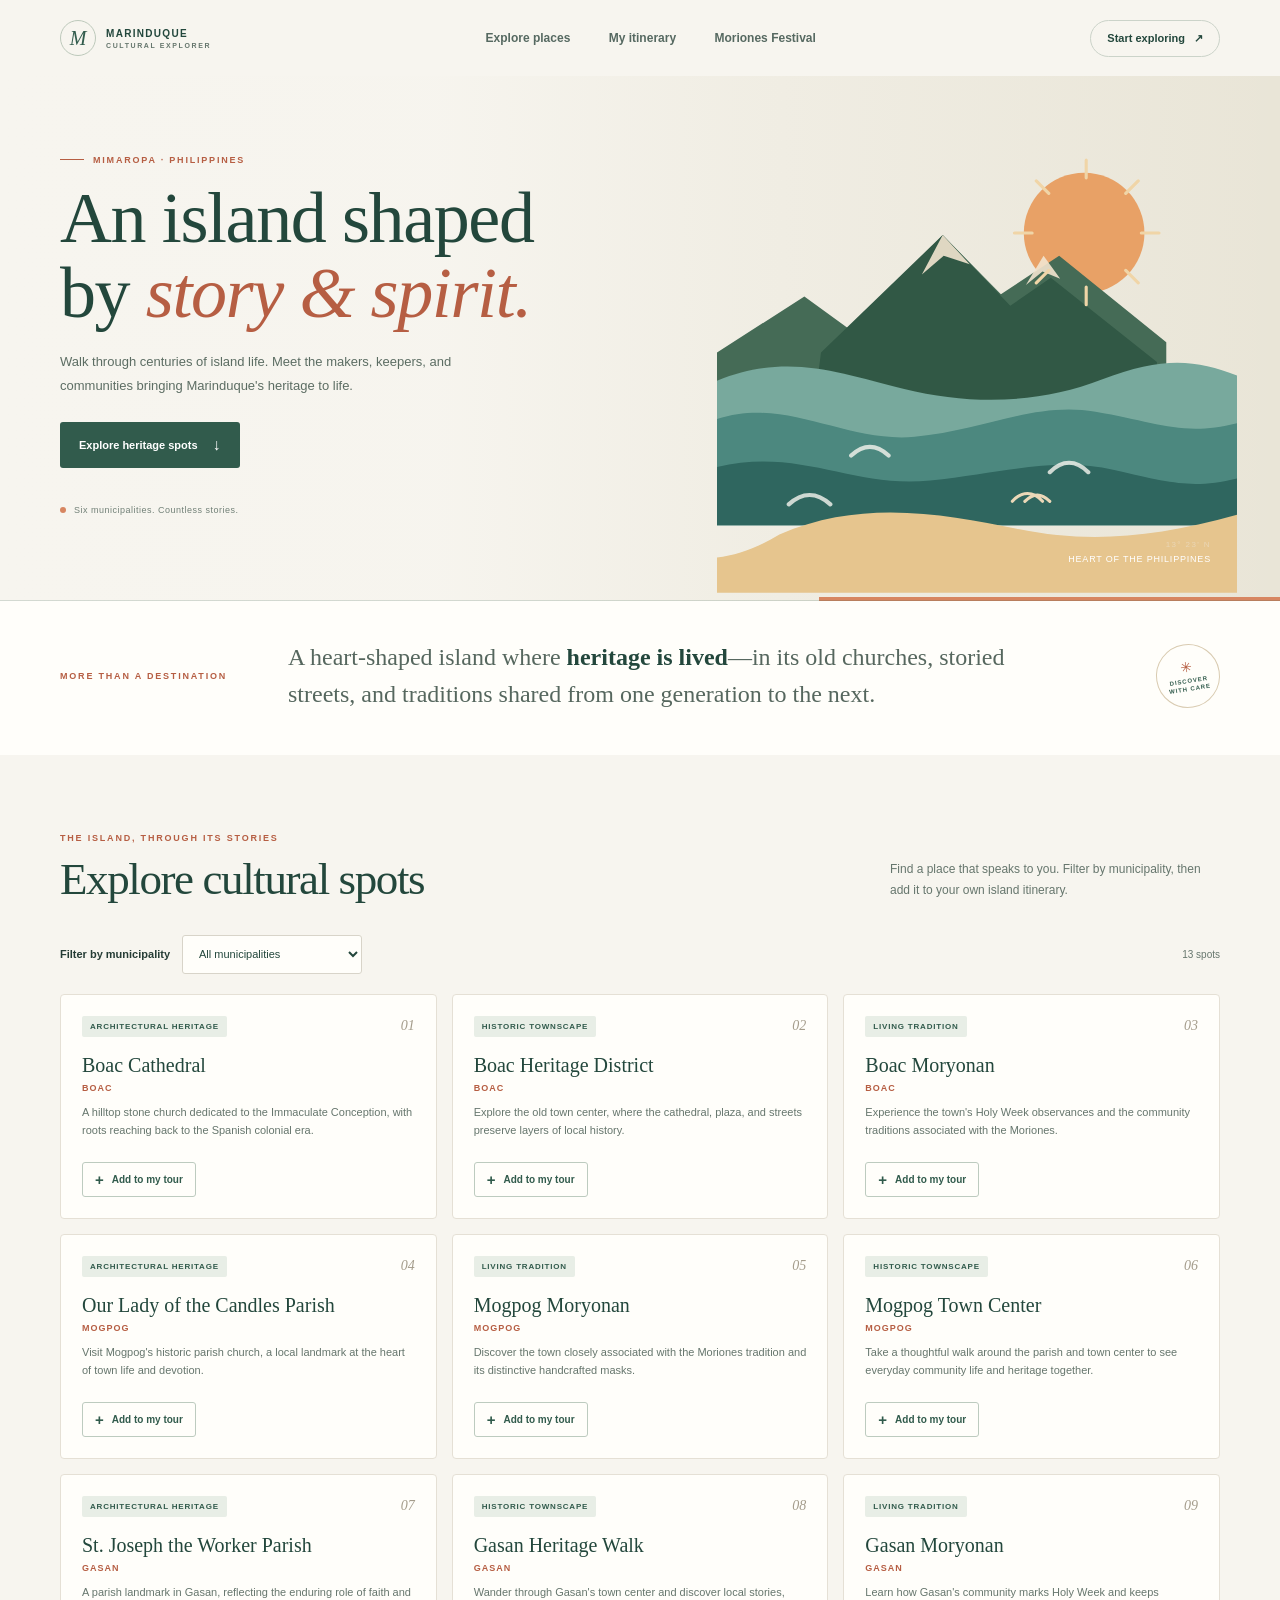
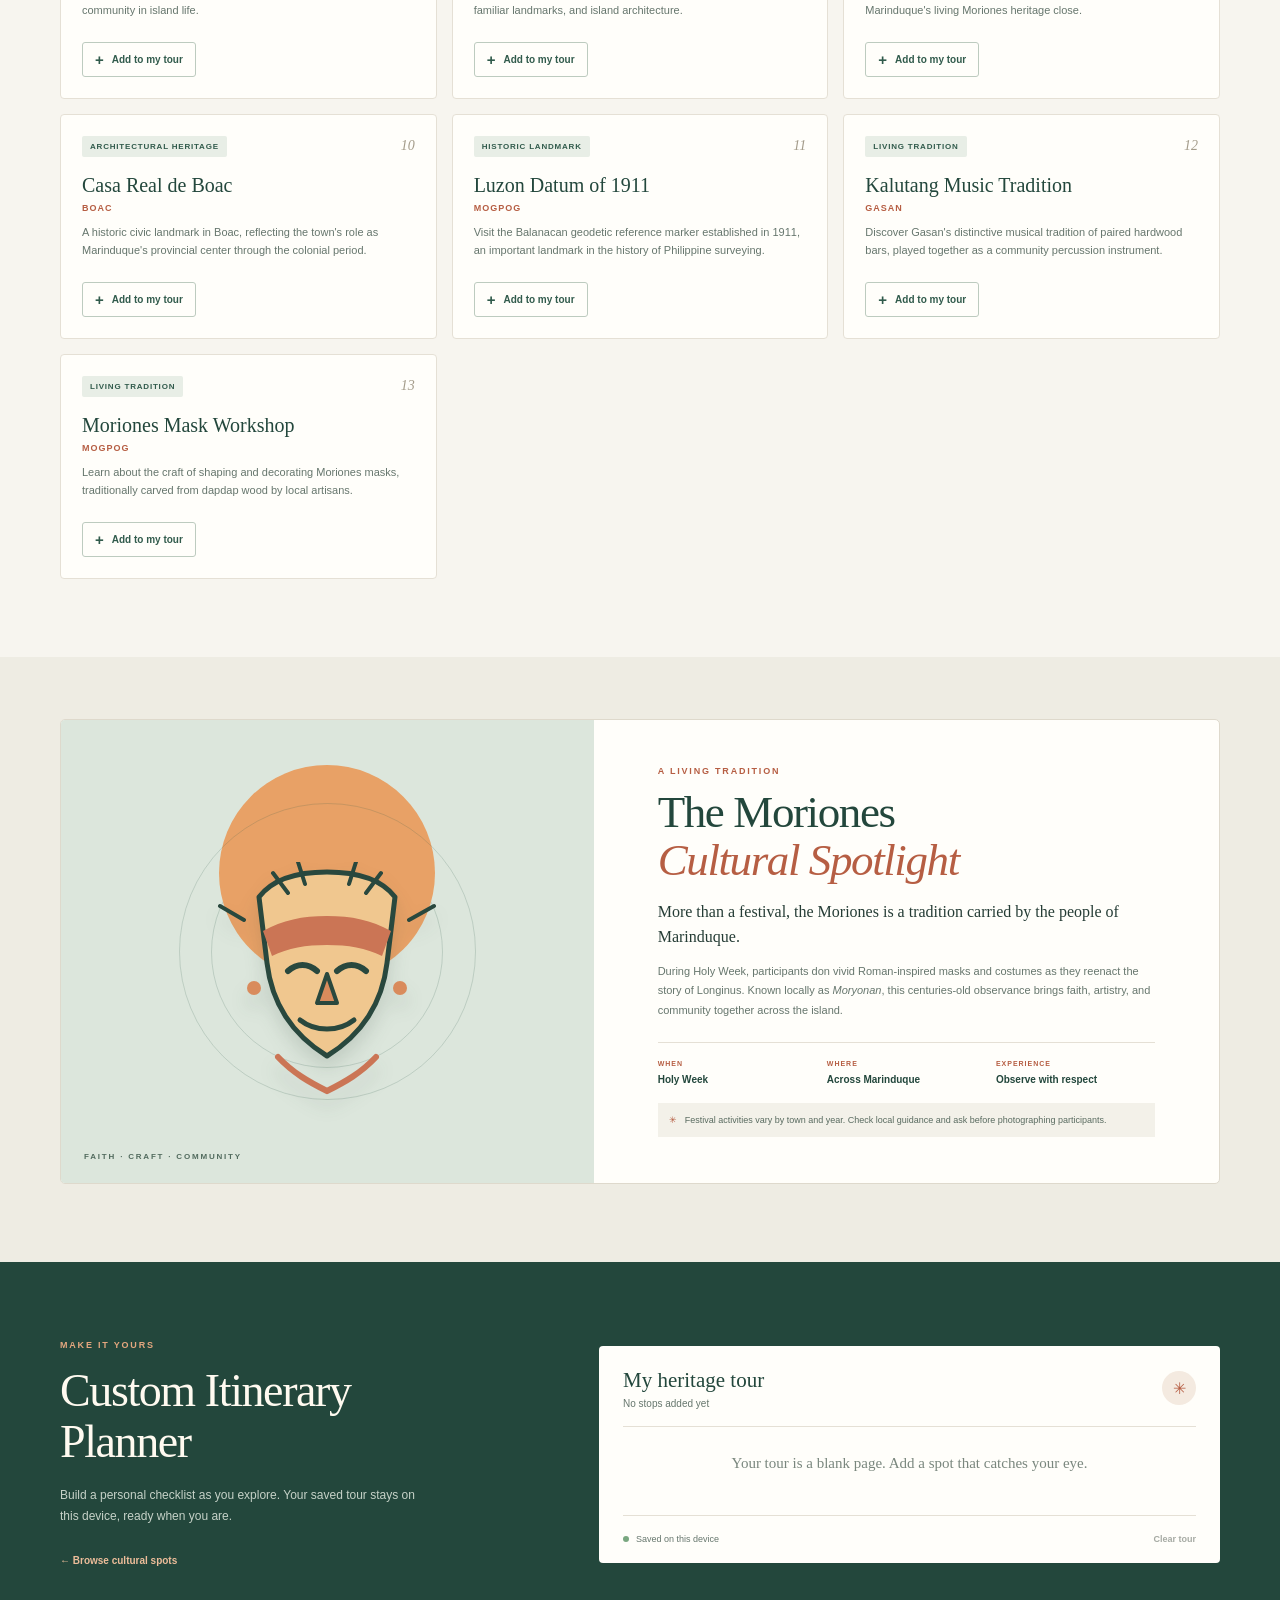
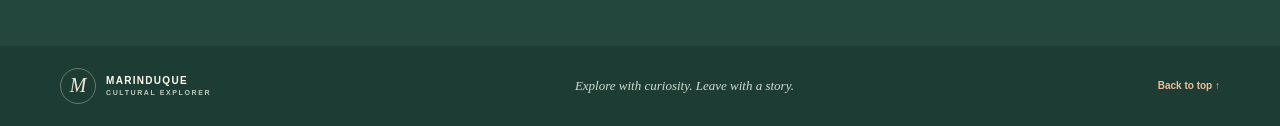
<file: index.html>
<!doctype html>
<html lang="en">
<head>
  <meta charset="utf-8">
  <meta name="viewport" content="width=device-width, initial-scale=1">
  <meta name="theme-color" content="#f7f5ef">
  <meta name="description" content="Explore Marinduque's cultural landmarks and living traditions, and build a personal heritage itinerary.">
  <title>Marinduque Cultural &amp; Heritage Explorer</title>
  <link rel="stylesheet" href="styles.css">
  <script src="app.js" defer></script>
</head>
<body>
  <a class="skip-link" href="#main">Skip to content</a>
  <header class="site-header">
    <div class="container header-inner">
      <a class="brand" href="#home" aria-label="Marinduque Explorer home">
        <span class="brand-emblem" aria-hidden="true">M</span>
        <span class="brand-copy">MARINDUQUE <small>CULTURAL EXPLORER</small></span>
      </a>
      <button class="nav-toggle" type="button" aria-expanded="false" aria-controls="primary-navigation">
        <span class="nav-toggle-label">Menu</span>
        <span class="nav-toggle-icon" aria-hidden="true"><i></i><i></i></span>
      </button>
      <nav class="primary-nav" id="primary-navigation" aria-label="Main navigation">
        <a href="#directory">Explore places</a>
        <a href="#itinerary">My itinerary</a>
        <a href="#spotlight">Moriones Festival</a>
      </nav>
      <a class="header-action" href="#directory">Start exploring <span aria-hidden="true">↗</span></a>
    </div>
  </header>

  <main id="main">
    <section class="hero" id="home" aria-labelledby="hero-title">
      <div class="hero-texture" aria-hidden="true"></div>
      <div class="container hero-inner">
        <div class="hero-copy">
          <p class="eyebrow"><span class="eyebrow-line" aria-hidden="true"></span> MIMAROPA · PHILIPPINES</p>
          <h1 id="hero-title">An island shaped<br>by <em>story &amp; spirit.</em></h1>
          <p class="hero-intro">Walk through centuries of island life. Meet the makers, keepers, and communities bringing Marinduque's heritage to life.</p>
          <a class="button button-primary" href="#directory">Explore heritage spots <span aria-hidden="true">↓</span></a>
          <div class="hero-note"><span class="note-dot" aria-hidden="true"></span> Six municipalities. Countless stories.</div>
        </div>
        <div class="hero-art" aria-label="Decorative illustration of Marinduque's mountains, sea and festival sun">
          <svg viewBox="0 0 500 470" role="img" aria-labelledby="island-art-title">
            <title id="island-art-title">Stylized island landscape with sun, mountains, and ocean</title>
            <circle cx="353" cy="124" r="58" fill="#E8A166"/>
            <path d="M0 239 84 185l48 35 85-94 56 57 56-37 103 83v159H0Z" fill="#456B56"/>
            <path d="m100 239 117-113 65 68 39-27 102 81v140H81Z" fill="#315845"/>
            <path d="m217 126 26 28-25-8-21 18ZM314 146l16 22-17-7-16 13Z" fill="#F2E5D0" opacity=".9"/>
            <path d="M0 266c68-27 115-8 180 8s131 14 190-9 91-19 130-4v144H0Z" fill="#78A99D"/>
            <path d="M0 303c66-22 123 23 190 17s115-34 174-24 84 24 136 11v98H0Z" fill="#4C887F"/>
            <path d="M0 349c80-19 132 21 205 13s121-23 177-10 76 18 118 8v45H0Z" fill="#2F665F"/>
            <path d="M60 414c81-35 160-19 231-5 64 13 127 9 209-14v75H0v-34c20-2 40-10 60-22Z" fill="#E6C58E"/>
            <path d="M69 385c13-12 27-12 40 0m211-31c12-12 25-12 37 0M129 338c12-11 24-11 36 0" fill="none" stroke="#F7F5EF" stroke-width="4" stroke-linecap="round" opacity=".8"/>
            <path d="M355 71v-17m0 139v-17m53-52h17m-139 0h17m90-38 12-12m-98 98 12-12m74 0 12 12m-98-98 12 12" stroke="#F0D5A7" stroke-width="3" stroke-linecap="round"/>
            <path d="M284 382c9-10 20-10 29 0m-17 0c8-8 16-8 24 0" fill="none" stroke="#EBD8B8" stroke-width="3" stroke-linecap="round"/>
          </svg>
          <span class="art-caption"><span>13° 23' N</span> Heart of the Philippines</span>
        </div>
      </div>
      <div class="hero-bottom-rule" aria-hidden="true"></div>
    </section>

    <section class="intro-strip" aria-label="About Marinduque">
      <div class="container intro-grid">
        <p class="section-kicker">MORE THAN A DESTINATION</p>
        <p class="intro-statement">A heart-shaped island where <strong>heritage is lived</strong>—in its old churches, storied streets, and traditions shared from one generation to the next.</p>
        <div class="intro-stamp" aria-label="Discover, respect, remember">
          <span aria-hidden="true">✳</span><small>DISCOVER<br>WITH CARE</small>
        </div>
      </div>
    </section>

    <section class="directory section-pad" id="directory" aria-labelledby="directory-title">
      <div class="container">
        <div class="section-heading">
          <div>
            <p class="section-kicker">THE ISLAND, THROUGH ITS STORIES</p>
            <h2 id="directory-title">Explore cultural spots</h2>
          </div>
          <p class="section-description">Find a place that speaks to you. Filter by municipality, then add it to your own island itinerary.</p>
        </div>
        <div class="directory-controls">
          <label class="filter-label" for="municipality-filter">Filter by municipality</label>
          <select id="municipality-filter" name="municipality">
            <option value="all">All municipalities</option>
            <option value="Boac">Boac</option>
            <option value="Mogpog">Mogpog</option>
            <option value="Gasan">Gasan</option>
          </select>
          <p class="results-count" id="results-count" aria-live="polite" aria-atomic="true"></p>
        </div>
        <div class="spot-grid" id="spot-grid" aria-live="polite" aria-busy="false"></div>
        <noscript><p class="noscript-note">Enable JavaScript to filter places and build your itinerary.</p></noscript>
      </div>
    </section>

    <section class="spotlight section-pad" id="spotlight" aria-labelledby="spotlight-title">
      <div class="container spotlight-card">
        <div class="spotlight-art" aria-hidden="true">
          <div class="festival-sun"></div>
          <div class="mask-illustration">
            <svg viewBox="0 0 230 245">
              <path d="M47 35c13-17 36-25 68-25s55 8 68 25l-8 66c-5 42-26 72-60 93-34-21-55-51-60-93Z" fill="#F0C78F" stroke="#29483E" stroke-width="5" stroke-linejoin="round"/>
              <path d="M51 69c20-11 39-15 64-15s44 4 64 15l-9 25c-16-8-34-11-55-11s-39 3-55 11Z" fill="#CB7555"/>
              <path d="M76 109c9-8 20-8 29 0m20 0c9-8 20-8 29 0" fill="none" stroke="#29483E" stroke-width="6" stroke-linecap="round"/>
              <path d="m115 112-10 29h20Z" fill="#D98B5C" stroke="#29483E" stroke-width="4" stroke-linejoin="round"/>
              <path d="M88 158c15 12 39 12 54 0" fill="none" stroke="#29483E" stroke-width="5" stroke-linecap="round"/>
              <path d="M76 31 61 11m32 11L86 0m68 31 15-20m-32 11 7-22M32 58 8 44m189 14 25-14" fill="none" stroke="#29483E" stroke-width="4" stroke-linecap="round"/>
              <circle cx="42" cy="126" r="7" fill="#D98B5C"/><circle cx="188" cy="126" r="7" fill="#D98B5C"/>
              <path d="M66 195c15 16 31 25 49 34 18-9 34-18 49-34" fill="none" stroke="#CB7555" stroke-width="6" stroke-linecap="round"/>
            </svg>
          </div>
          <span class="art-side-note">FAITH · CRAFT · COMMUNITY</span>
        </div>
        <div class="spotlight-copy">
          <p class="section-kicker">A LIVING TRADITION</p>
          <h2 id="spotlight-title">The Moriones<br><em>Cultural Spotlight</em></h2>
          <p class="spotlight-lead">More than a festival, the Moriones is a tradition carried by the people of Marinduque.</p>
          <p>During Holy Week, participants don vivid Roman-inspired masks and costumes as they reenact the story of Longinus. Known locally as <em>Moryonan</em>, this centuries-old observance brings faith, artistry, and community together across the island.</p>
          <div class="spotlight-facts">
            <div><span class="fact-label">WHEN</span><strong>Holy Week</strong></div>
            <div><span class="fact-label">WHERE</span><strong>Across Marinduque</strong></div>
            <div><span class="fact-label">EXPERIENCE</span><strong>Observe with respect</strong></div>
          </div>
          <p class="respect-note"><span aria-hidden="true">✳</span> Festival activities vary by town and year. Check local guidance and ask before photographing participants.</p>
        </div>
      </div>
    </section>

    <section class="itinerary section-pad" id="itinerary" aria-labelledby="itinerary-title">
      <div class="container itinerary-layout">
        <div class="itinerary-intro">
          <p class="section-kicker">MAKE IT YOURS</p>
          <h2 id="itinerary-title">Custom Itinerary Planner</h2>
          <p>Build a personal checklist as you explore. Your saved tour stays on this device, ready when you are.</p>
          <a class="itinerary-back-link" href="#directory">← Browse cultural spots</a>
        </div>
        <div class="itinerary-panel">
          <div class="itinerary-panel-head">
            <div>
              <h3>My heritage tour</h3>
              <p id="itinerary-summary">No stops added yet</p>
            </div>
            <span class="list-icon" aria-hidden="true">✳</span>
          </div>
          <ul class="itinerary-list" id="itinerary-list" aria-label="Saved heritage tour"></ul>
          <p class="empty-state" id="empty-state">Your tour is a blank page. Add a spot that catches your eye.</p>
          <p class="save-status" id="save-status" role="status" aria-live="polite"></p>
          <div class="itinerary-panel-foot">
            <span><span class="save-dot" aria-hidden="true"></span> Saved on this device</span>
            <button class="clear-button" id="clear-itinerary" type="button" disabled>Clear tour</button>
          </div>
        </div>
      </div>
    </section>
  </main>

  <footer class="site-footer">
    <div class="container footer-inner">
      <a class="brand footer-brand" href="#home">
        <span class="brand-emblem" aria-hidden="true">M</span>
        <span class="brand-copy">MARINDUQUE <small>CULTURAL EXPLORER</small></span>
      </a>
      <p>Explore with curiosity. Leave with a story.</p>
      <a href="#home" class="back-top">Back to top ↑</a>
    </div>
  </footer>
</body>
</html>
</file>
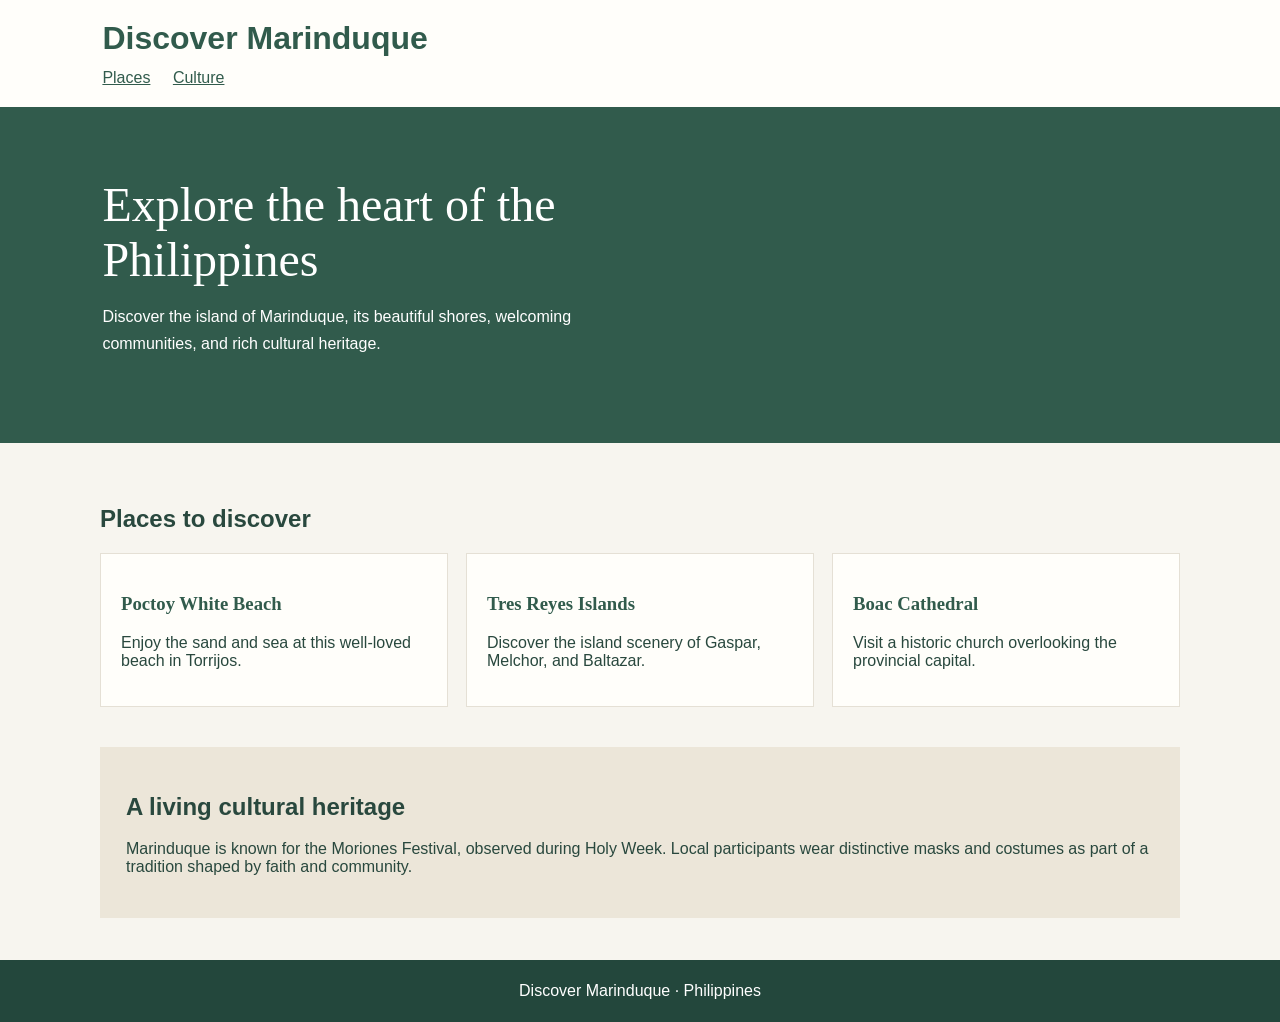
<file: task2-zero-shot.html>
<!doctype html>
<!--
  Reconstructed archive for the Task 2 zero-shot result.
  The original generated file was not saved before the prototype was replaced;
  this is a representative recreation, not a byte-for-byte historical copy.
-->
<html lang="en">
<head>
  <meta charset="utf-8">
  <meta name="viewport" content="width=device-width, initial-scale=1">
  <title>Discover Marinduque</title>
  <style>
    body { margin: 0; color: #29483e; background: #f7f5ef; font: 16px Arial, sans-serif; }
    header { padding: 20px 8%; background: #fffefa; }
    header h1 { margin: 0; color: #315b4c; }
    nav { margin-top: 12px; }
    nav a { margin-right: 18px; color: #315b4c; }
    .hero { padding: 70px 8%; color: white; background: #315b4c; }
    .hero h2 { max-width: 620px; margin: 0 0 14px; font: 48px Georgia, serif; }
    .hero p { max-width: 560px; line-height: 1.7; }
    main { max-width: 1080px; margin: 0 auto; padding: 42px 24px; }
    .places { display: grid; grid-template-columns: repeat(3, 1fr); gap: 18px; }
    article { padding: 20px; border: 1px solid #e5e0d5; background: #fffefa; }
    article h3 { color: #315b4c; font-family: Georgia, serif; }
    .heritage { margin-top: 40px; padding: 26px; background: #ece6d9; }
    footer { padding: 22px; color: white; background: #23473c; text-align: center; }
    @media (max-width: 640px) {
      .places { grid-template-columns: 1fr; }
      .hero h2 { font-size: 38px; }
    }
  </style>
</head>
<body>
  <header>
    <h1>Discover Marinduque</h1>
    <nav aria-label="Main navigation">
      <a href="#places">Places</a>
      <a href="#heritage">Culture</a>
    </nav>
  </header>
  <section class="hero">
    <h2>Explore the heart of the Philippines</h2>
    <p>Discover the island of Marinduque, its beautiful shores, welcoming communities, and rich cultural heritage.</p>
  </section>
  <main>
    <section id="places" aria-labelledby="places-title">
      <h2 id="places-title">Places to discover</h2>
      <div class="places">
        <article>
          <h3>Poctoy White Beach</h3>
          <p>Enjoy the sand and sea at this well-loved beach in Torrijos.</p>
        </article>
        <article>
          <h3>Tres Reyes Islands</h3>
          <p>Discover the island scenery of Gaspar, Melchor, and Baltazar.</p>
        </article>
        <article>
          <h3>Boac Cathedral</h3>
          <p>Visit a historic church overlooking the provincial capital.</p>
        </article>
      </div>
    </section>
    <section class="heritage" id="heritage" aria-labelledby="heritage-title">
      <h2 id="heritage-title">A living cultural heritage</h2>
      <p>Marinduque is known for the Moriones Festival, observed during Holy Week. Local participants wear distinctive masks and costumes as part of a tradition shaped by faith and community.</p>
    </section>
  </main>
  <footer>Discover Marinduque · Philippines</footer>
</body>
</html>
</file>
<file: styles.css>
:root {
  color-scheme: light;
  --ink: #253c35;
  --green: #315b4c;
  --green-dark: #23473c;
  --green-soft: #e8eee6;
  --rust: #b65e43;
  --clay: #d78661;
  --cream: #f7f5ef;
  --paper: #fffefa;
  --sand: #ece6d9;
  --muted: #66766d;
  --line: #e5e0d5;
  --serif: Georgia, "Times New Roman", serif;
  --sans: "Aptos", "Segoe UI", sans-serif;
}

* { box-sizing: border-box; }
html { scroll-behavior: smooth; scroll-padding-top: 24px; }
body { margin: 0; color: var(--ink); background: var(--cream); font-family: var(--sans); -webkit-font-smoothing: antialiased; }
a { color: inherit; text-decoration: none; }
button, select { font: inherit; }
button:focus-visible, a:focus-visible, select:focus-visible { outline: 3px solid #df986e; outline-offset: 4px; }
.container { width: min(1160px, calc(100% - 64px)); margin-inline: auto; }
.skip-link { position: fixed; z-index: 20; top: 12px; left: 12px; padding: 12px 16px; transform: translateY(-160%); border-radius: 4px; color: #fff; background: var(--green-dark); }
.skip-link:focus { transform: translateY(0); }

.site-header { position: relative; z-index: 2; height: 76px; background: var(--cream); }
.header-inner { height: 100%; display: flex; align-items: center; justify-content: space-between; gap: 24px; }
.brand { display: inline-flex; align-items: center; gap: 10px; flex: 0 0 auto; }
.brand-emblem { width: 36px; height: 36px; display: grid; place-items: center; border: 1px solid #bdc9bb; border-radius: 50%; color: var(--green); font-family: var(--serif); font-size: 20px; font-style: italic; }
.brand-copy { display: grid; gap: 3px; color: var(--green-dark); font-size: 10px; font-weight: 800; letter-spacing: 1.3px; }
.brand-copy small { color: var(--muted); font-size: 7px; font-weight: 700; letter-spacing: 1.6px; }
.primary-nav { display: flex; align-items: center; gap: clamp(18px, 3vw, 39px); color: #566961; font-size: 12px; font-weight: 600; }
.primary-nav a, .header-action, .back-top { transition: color .18s ease; }
.primary-nav a:hover, .back-top:hover { color: var(--rust); }
.nav-toggle { display: none; }
.header-action { padding: 11px 16px; border: 1px solid #cbd3c9; border-radius: 999px; color: var(--green-dark); font-size: 11px; font-weight: 700; }
.header-action:hover { border-color: var(--green); color: var(--rust); }
.header-action span { margin-left: 6px; }

.hero { min-height: 525px; position: relative; overflow: hidden; background: #e9e5d7; }
.hero::before { position: absolute; inset: 0; content: ""; background: linear-gradient(90deg, #f7f5ef 0%, rgba(247,245,239,.97) 34%, rgba(247,245,239,.54) 58%, rgba(247,245,239,0) 100%); }
.hero::after { position: absolute; right: 0; bottom: 0; left: 0; height: 1px; content: ""; background: rgba(49,91,76,.18); }
.hero-texture { position: absolute; inset: 0; opacity: .29; background-image: radial-gradient(#a6977e .55px, transparent .6px); background-size: 8px 8px; pointer-events: none; }
.hero-inner { min-height: 525px; position: relative; display: grid; grid-template-columns: 1.04fr .96fr; align-items: center; }
.hero-copy { position: relative; z-index: 1; padding: 56px 0 63px; }
.eyebrow, .section-kicker { margin: 0 0 16px; color: var(--rust); font-size: 9px; font-weight: 800; letter-spacing: 1.8px; }
.eyebrow { display: flex; align-items: center; gap: 9px; }
.eyebrow-line { width: 24px; height: 1px; background: var(--rust); }
.hero h1, h2 { font-family: var(--serif); font-weight: 400; letter-spacing: -1.4px; }
.hero h1 { margin: 0; color: var(--green-dark); font-size: clamp(48px, 6vw, 72px); line-height: 1.04; }
.hero h1 em, .spotlight h2 em { color: var(--rust); font-weight: 400; }
.hero-intro { max-width: 420px; margin: 20px 0 25px; color: #5c6d63; font-size: 13px; line-height: 1.8; }
.button { display: inline-flex; align-items: center; justify-content: center; gap: 15px; min-height: 46px; padding: 0 19px; border: 0; border-radius: 3px; font-size: 11px; font-weight: 700; }
.button-primary { color: #fff; background: var(--green); transition: background .2s ease, transform .2s ease; }
.button-primary:hover { transform: translateY(-2px); background: var(--green-dark); }
.button-primary span { font-size: 16px; }
.hero-note { display: flex; align-items: center; gap: 8px; margin-top: 37px; color: #718077; font-size: 9px; letter-spacing: .5px; }
.note-dot { width: 6px; height: 6px; border-radius: 50%; background: var(--clay); }
.hero-art { width: min(100%, 520px); justify-self: end; position: relative; margin: 20px -17px 0 0; }
.hero-art svg { display: block; width: 100%; }
.art-caption { position: absolute; right: 26px; bottom: 29px; display: grid; gap: 5px; color: #fff; font-size: 9px; text-align: right; letter-spacing: .8px; text-transform: uppercase; }
.art-caption span { color: #ead6b5; font-size: 8px; letter-spacing: 1.4px; }
.hero-bottom-rule { position: absolute; right: 0; bottom: 0; width: 36%; height: 4px; background: var(--clay); }

.intro-strip { padding: 38px 0 42px; background: var(--paper); }
.intro-grid { display: grid; grid-template-columns: 190px 1fr 64px; align-items: center; gap: 38px; }
.intro-grid .section-kicker { margin: 0; }
.intro-statement { max-width: 720px; margin: 0; color: #56675e; font-family: var(--serif); font-size: clamp(18px, 2vw, 24px); line-height: 1.55; }
.intro-statement strong { color: var(--green-dark); font-weight: 600; }
.intro-stamp { width: 64px; height: 64px; display: grid; align-content: center; justify-items: center; gap: 2px; border: 1px solid #d9cbb1; border-radius: 50%; color: var(--rust); text-align: center; transform: rotate(-9deg); }
.intro-stamp span { font-size: 14px; }
.intro-stamp small { color: var(--green); font-size: 6px; font-weight: 800; letter-spacing: .9px; line-height: 1.4; }

.section-pad { padding-block: 78px; }
.directory { background: var(--cream); }
.section-heading { display: flex; align-items: end; justify-content: space-between; gap: 35px; margin-bottom: 30px; }
.section-heading .section-kicker { margin-bottom: 12px; }
.section-heading h2, .itinerary-intro h2 { margin: 0; color: var(--green-dark); font-size: clamp(34px, 4vw, 45px); line-height: 1.1; }
.section-description { max-width: 330px; margin: 0 0 4px; color: var(--muted); font-size: 12px; line-height: 1.75; }
.directory-controls { display: flex; align-items: center; gap: 12px; margin-bottom: 20px; }
.filter-label { color: var(--ink); font-size: 11px; font-weight: 700; }
#municipality-filter { min-height: 39px; min-width: 180px; padding: 0 34px 0 12px; border: 1px solid #d8d4c9; border-radius: 3px; color: var(--green-dark); background: var(--paper); font-size: 11px; }
.results-count { margin: 0 0 0 auto; color: var(--muted); font-size: 10px; }
.spot-grid { display: grid; grid-template-columns: repeat(3, 1fr); gap: 15px; }
.spot-card { min-height: 225px; display: flex; flex-direction: column; padding: 21px; border: 1px solid var(--line); border-radius: 4px; background: var(--paper); transition: border-color .18s ease, transform .18s ease, box-shadow .18s ease; }
.spot-card:hover { transform: translateY(-3px); border-color: #bdcabb; box-shadow: 0 8px 20px rgba(42,66,52,.06); }
.spot-topline { display: flex; align-items: center; justify-content: space-between; gap: 12px; margin-bottom: 17px; }
.spot-type { padding: 6px 8px; border-radius: 2px; color: var(--green); background: var(--green-soft); font-size: 8px; font-weight: 800; letter-spacing: .8px; text-transform: uppercase; }
.spot-number { color: #a49c8b; font-family: var(--serif); font-size: 14px; font-style: italic; }
.spot-card h3 { margin: 0 0 6px; color: var(--green-dark); font-family: var(--serif); font-size: 20px; font-weight: 500; }
.spot-municipality { margin: 0 0 10px; color: var(--rust); font-size: 9px; font-weight: 800; letter-spacing: 1px; text-transform: uppercase; }
.spot-description { margin: 0 0 18px; color: var(--muted); font-size: 11px; line-height: 1.65; }
.add-button { min-height: 35px; display: inline-flex; align-items: center; justify-content: center; gap: 8px; align-self: flex-start; margin-top: auto; padding: 0 12px; border: 1px solid #bdcbbf; border-radius: 3px; color: var(--green); background: transparent; font-size: 10px; font-weight: 700; cursor: pointer; transition: background .18s ease, color .18s ease; }
.add-button:hover:not(:disabled) { color: white; background: var(--green); }
.add-button:disabled { border-color: #e1e4dc; color: #758279; background: #f3f4ef; cursor: default; }
.add-button .plus { font-size: 15px; line-height: 1; }
.no-results { grid-column: 1 / -1; padding: 30px; border: 1px dashed #cbc6b9; color: var(--muted); font-size: 13px; text-align: center; }
.noscript-note { color: var(--rust); }

.spotlight { padding-top: 62px; padding-bottom: 78px; background: #eeece3; }
.spotlight-card { min-height: 400px; display: grid; grid-template-columns: .92fr 1.08fr; overflow: hidden; border: 1px solid #ded9cc; border-radius: 5px; background: var(--paper); }
.spotlight-art { min-height: 400px; position: relative; display: grid; place-items: center; overflow: hidden; background: #dce6dc; }
.spotlight-art::before, .spotlight-art::after { position: absolute; width: 230px; height: 230px; border: 1px solid rgba(49,91,76,.18); border-radius: 50%; content: ""; }
.spotlight-art::after { width: 295px; height: 295px; }
.festival-sun { width: 216px; height: 216px; position: absolute; top: 45px; left: 50%; border-radius: 50%; background: #e8a166; transform: translateX(-50%); }
.mask-illustration { width: 230px; position: relative; z-index: 1; margin-top: 65px; filter: drop-shadow(0 12px 9px rgba(40,62,50,.14)); }
.mask-illustration svg { display: block; width: 100%; }
.art-side-note { position: absolute; bottom: 22px; left: 23px; color: #526b5e; font-size: 8px; font-weight: 800; letter-spacing: 1.8px; }
.spotlight-copy { align-self: center; padding: 46px clamp(30px, 5vw, 66px); }
.spotlight-copy .section-kicker { margin-bottom: 12px; }
.spotlight h2 { margin: 0 0 15px; color: var(--green-dark); font-size: clamp(34px, 4vw, 45px); line-height: 1.08; }
.spotlight-copy > p:not(.section-kicker) { margin: 0 0 12px; color: var(--muted); font-size: 11px; line-height: 1.8; }
.spotlight-copy .spotlight-lead { color: var(--ink) !important; font-family: var(--serif); font-size: 16px !important; line-height: 1.55 !important; }
.spotlight-facts { display: grid; grid-template-columns: repeat(3, 1fr); gap: 10px; margin-top: 21px; padding-top: 17px; border-top: 1px solid var(--line); }
.spotlight-facts div { display: grid; gap: 7px; }
.fact-label { color: var(--rust); font-size: 7px; font-weight: 800; letter-spacing: 1px; }
.spotlight-facts strong { color: var(--green-dark); font-size: 10px; }
.spotlight-copy .respect-note { display: flex; gap: 8px; margin: 18px 0 0 !important; padding: 10px 11px; color: #596b60 !important; background: #f3f1e9; font-size: 9px !important; line-height: 1.6 !important; }
.respect-note span { flex: 0 0 auto; color: var(--rust); }

.itinerary { background: var(--green-dark); }
.itinerary-layout { display: grid; grid-template-columns: .85fr 1.15fr; align-items: center; gap: 80px; }
.itinerary-intro .section-kicker { color: #e4a77f; }
.itinerary-intro h2 { max-width: 400px; color: #fffaf0; font-size: clamp(34px, 4vw, 46px); }
.itinerary-intro > p:not(.section-kicker) { max-width: 365px; margin: 17px 0 22px; color: #c6d2c8; font-size: 12px; line-height: 1.8; }
.itinerary-back-link { color: #edbd9a; font-size: 10px; font-weight: 700; }
.itinerary-back-link:hover { text-decoration: underline; text-underline-offset: 3px; }
.itinerary-panel { padding: 22px 24px 0; border-radius: 4px; background: var(--paper); }
.itinerary-panel-head { display: flex; align-items: center; justify-content: space-between; padding-bottom: 17px; border-bottom: 1px solid var(--line); }
.itinerary-panel-head h3 { margin: 0 0 5px; color: var(--green-dark); font-family: var(--serif); font-size: 21px; font-weight: 500; }
.itinerary-panel-head p { margin: 0; color: var(--muted); font-size: 10px; }
.list-icon { width: 34px; height: 34px; display: grid; place-items: center; border-radius: 50%; color: var(--rust); background: #f4eae0; }
.itinerary-list { display: grid; gap: 0; max-height: 260px; overflow-y: auto; margin: 0; padding: 0; list-style: none; }
.itinerary-item { min-height: 56px; display: grid; grid-template-columns: 22px 1fr auto; align-items: center; gap: 10px; border-bottom: 1px solid #efede6; }
.itinerary-check { width: 17px; height: 17px; accent-color: var(--green); cursor: pointer; }
.itinerary-item label { color: var(--green-dark); font-size: 11px; cursor: pointer; }
.itinerary-item small { display: block; margin-top: 3px; color: var(--muted); font-size: 9px; }
.itinerary-item.is-visited label > span { color: #819087; text-decoration: line-through; }
.remove-button { min-width: 34px; min-height: 34px; border: 0; border-radius: 3px; color: #876d60; background: transparent; font-size: 18px; cursor: pointer; }
.remove-button:hover { color: #fff; background: var(--rust); }
.empty-state { margin: 0; padding: 28px 12px; color: #7a877e; font-family: var(--serif); font-size: 15px; text-align: center; }
.save-status { min-height: 15px; margin: 0; padding-top: 5px; color: var(--rust); font-size: 9px; }
.itinerary-panel-foot { min-height: 48px; display: flex; align-items: center; justify-content: space-between; border-top: 1px solid var(--line); color: var(--muted); font-size: 9px; }
.itinerary-panel-foot > span { display: inline-flex; align-items: center; gap: 7px; }
.save-dot { width: 6px; height: 6px; border-radius: 50%; background: #79a780; }
.clear-button { padding: 6px 0 6px 10px; border: 0; color: var(--rust); background: transparent; font-size: 9px; font-weight: 700; cursor: pointer; }
.clear-button:disabled { color: #a6aaa3; cursor: default; }

.site-footer { padding: 22px 0; color: #d0dbd1; background: #1d3d34; }
.footer-inner { display: flex; align-items: center; justify-content: space-between; gap: 18px; }
.footer-brand .brand-emblem { border-color: #667c6c; color: #efe4d1; }
.footer-brand .brand-copy { color: #fffaf0; }
.footer-brand .brand-copy small { color: #bac9bd; }
.footer-inner > p { margin: 0; font-family: var(--serif); font-size: 13px; font-style: italic; }
.back-top { color: #edbd9a; font-size: 10px; font-weight: 700; }

@media (min-width: 1400px) { .hero-art { margin-right: 0; } }
@media (max-width: 850px) {
  .container { width: calc(100% - 44px); }
  .header-inner { gap: 14px; }
  .primary-nav { gap: 16px; font-size: 10px; }
  .header-action { padding-inline: 12px; font-size: 10px; }
  .hero-inner { grid-template-columns: 1.02fr .98fr; }
  .hero-art { width: 112%; margin-right: -45px; }
  .intro-grid { grid-template-columns: 150px 1fr 56px; gap: 22px; }
  .intro-stamp { width: 56px; height: 56px; }
  .section-pad { padding-block: 62px; }
  .spotlight-copy { padding-inline: 28px; }
  .itinerary-layout { gap: 38px; }
}
@media (max-width: 620px) {
  html { scroll-padding-top: 12px; }
  .container { width: calc(100% - 36px); }
  .site-header { height: 68px; }
  .brand-emblem { width: 32px; height: 32px; }
  .header-inner { position: relative; }
  .nav-toggle { min-height: 38px; display: inline-flex; align-items: center; gap: 9px; padding: 0 11px; border: 1px solid #cbd3c9; border-radius: 3px; color: var(--green-dark); background: transparent; font-size: 10px; font-weight: 700; cursor: pointer; }
  .nav-toggle-icon { width: 15px; display: grid; gap: 4px; }
  .nav-toggle-icon i { height: 1px; display: block; background: currentColor; }
  .primary-nav { position: absolute; z-index: 5; top: calc(100% + 7px); right: 0; left: 0; display: none; align-items: stretch; gap: 0; padding: 7px 14px; border: 1px solid var(--line); border-radius: 4px; background: var(--paper); box-shadow: 0 12px 26px rgba(35,71,60,.12); }
  .primary-nav.is-open { display: flex; flex-direction: column; }
  .primary-nav a { padding: 13px 4px; border-bottom: 1px solid #efede6; font-size: 11px; }
  .primary-nav a:last-child { border-bottom: 0; }
  .header-action { display: none; }
  .hero, .hero-inner { min-height: initial; }
  .hero::before { background: linear-gradient(90deg, rgba(247,245,239,.98), rgba(247,245,239,.88) 60%, rgba(247,245,239,.34)); }
  .hero-inner { grid-template-columns: 1fr; }
  .hero-copy { padding: 55px 0 46px; }
  .hero h1 { font-size: clamp(47px, 12vw, 64px); }
  .hero-intro { max-width: 350px; font-size: 12px; }
  .hero-art { width: min(82%, 370px); position: absolute; right: -78px; bottom: -10px; z-index: 0; margin: 0; opacity: .76; }
  .hero-note { margin-top: 26px; }
  .hero-copy { z-index: 1; }
  .art-caption { right: 24px; bottom: 29px; font-size: 7px; }
  .intro-strip { padding-block: 28px; }
  .intro-grid { grid-template-columns: 1fr 48px; gap: 13px 12px; }
  .intro-grid .section-kicker { grid-column: 1 / -1; font-size: 8px; }
  .intro-statement { font-size: 18px; }
  .intro-stamp { width: 48px; height: 48px; }
  .intro-stamp small { font-size: 5px; }
  .section-pad { padding-block: 53px; }
  .section-heading { align-items: flex-start; flex-direction: column; gap: 13px; margin-bottom: 22px; }
  .section-heading h2, .itinerary-intro h2 { font-size: 36px; }
  .section-description { max-width: 420px; }
  .directory-controls { flex-wrap: wrap; gap: 9px; }
  .results-count { width: 100%; margin: 0; }
  .spot-grid { grid-template-columns: 1fr; gap: 11px; }
  .spot-card { min-height: 0; padding: 18px; }
  .spot-topline { margin-bottom: 12px; }
  .spot-card h3 { font-size: 19px; }
  .spot-description { margin-bottom: 14px; }
  .spotlight { padding-block: 42px 54px; }
  .spotlight-card { grid-template-columns: 1fr; }
  .spotlight-art { min-height: 275px; }
  .spotlight-art::before { width: 175px; height: 175px; }
  .spotlight-art::after { width: 230px; height: 230px; }
  .festival-sun { width: 170px; height: 170px; top: 18px; }
  .mask-illustration { width: 178px; margin-top: 42px; }
  .art-side-note { bottom: 14px; left: 15px; font-size: 7px; }
  .spotlight-copy { padding: 30px 21px 25px; }
  .spotlight h2 { font-size: 36px; }
  .spotlight-facts { gap: 8px; }
  .spotlight-facts strong { font-size: 9px; }
  .itinerary-layout { grid-template-columns: 1fr; gap: 28px; }
  .itinerary-intro > p:not(.section-kicker) { margin-top: 12px; }
  .itinerary-panel { padding-inline: 17px; }
  .footer-inner { flex-wrap: wrap; }
  .footer-inner > p { order: 3; width: 100%; }
}
@media (prefers-reduced-motion: reduce) {
  *, *::before, *::after { scroll-behavior: auto !important; transition-duration: .01ms !important; }
}
</file>
